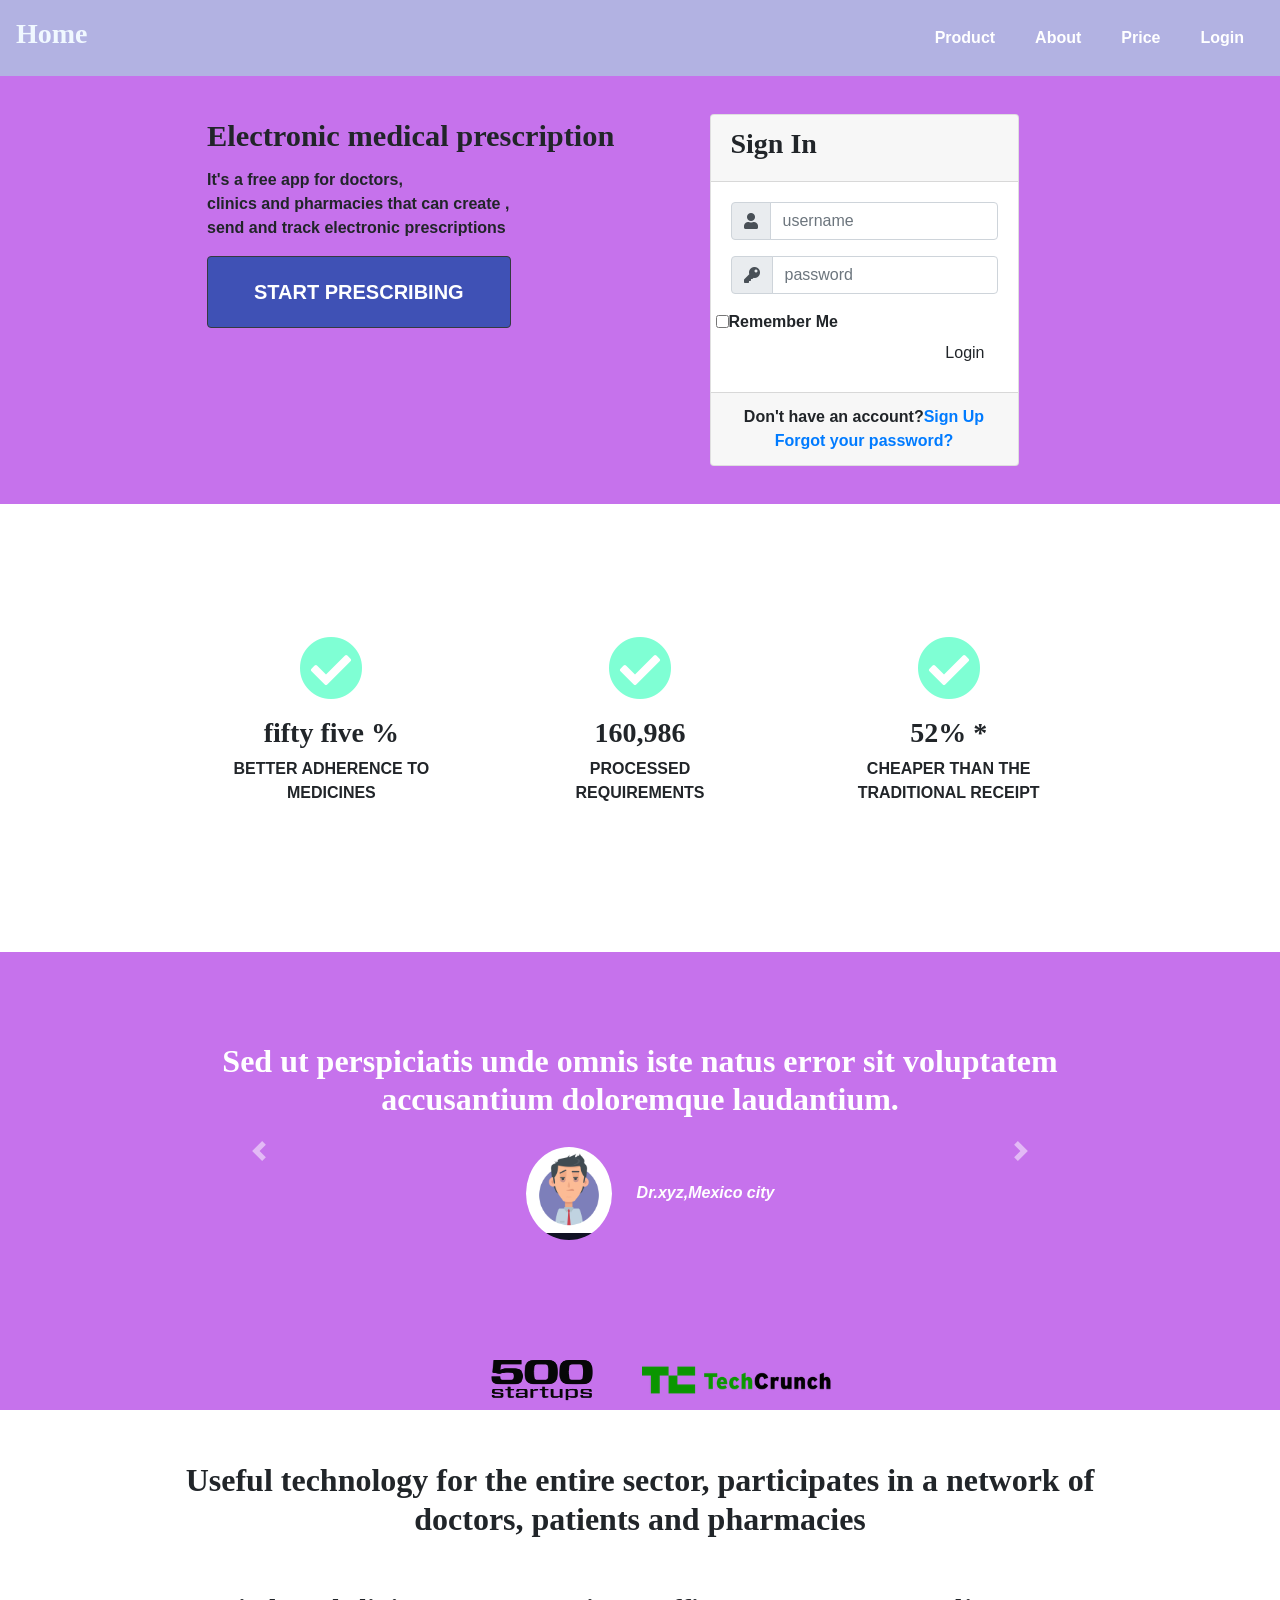
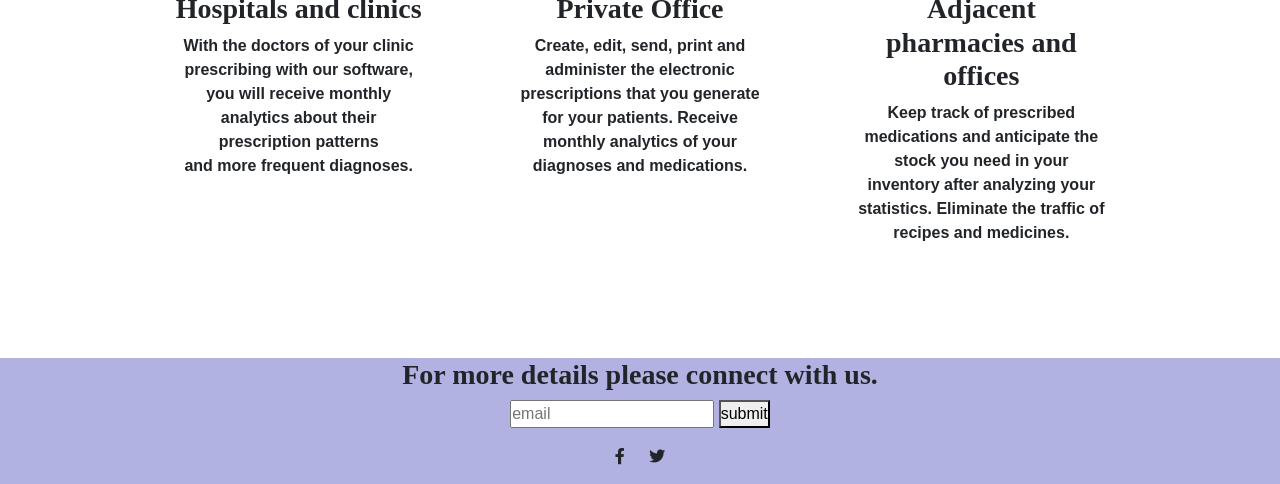
<file: index.html>
<!DOCTYPE html>
<html>
<head>
    <meta charset="utf-8">
    <meta name="viewport" content="width=device-width, initial-scale=1">
    <title>Landing page</title>
    <link rel="stylesheet" href="https://stackpath.bootstrapcdn.com/bootstrap/4.3.1/css/bootstrap.min.css" integrity="sha384-ggOyR0iXCbMQv3Xipma34MD+dH/1fQ784/j6cY/iJTQUOhcWr7x9JvoRxT2MZw1T" crossorigin="anonymous">
    <link rel="stylesheet" href="assets/css/styles.css">
    <!-- Google Fonts -->
    <link href="https://fonts.googleapis.com/css?family=Montserrat|Ubuntu" rel="stylesheet">
    <link rel="stylesheet" href="https://use.fontawesome.com/releases/v5.8.1/css/all.css" integrity="sha384-50oBUHEmvpQ+1lW4y57PTFmhCaXp0ML5d60M1M7uH2+nqUivzIebhndOJK28anvf" crossorigin="anonymous">
</head>
<body>

  <header>
     
      <nav  class=" navbar navbar-expand-lg navbar-light bg-light ">
        <div class="navlogo">
            <a class="logo" href=""> 
              <h3 style="color:aliceblue ; font-weight:bold">Home</h3>
            </a>
        </div>
         
          <button class="navbar-toggler" type="button" data-toggle="collapse" data-target="#navbarNavDropdown" aria-controls="navbarNavDropdown" aria-expanded="false" aria-label="Toggle navigation">
            <span class="navbar-toggler-icon"></span>
          </button>
         
          <div class="collapse navbar-collapse" id="navbarNavDropdown">
            <ul class="navbar-nav ml-auto ">
              

              <li class="nav-item ">
                  <a class="nav-link " href="#">  Product</a>
                </li>
              
              <li class="nav-item">
                <a class="nav-link" href="#"> About </a>
              </li>

              <li class="nav-item ">
                <a class="nav-link" href="#">Price</a>
              </li>
              
              <li class="nav-item ">
                  <a class="nav-link" href="#">Login</a>
                </li>
            </ul>
          </div>
        </nav>
        

  </header>

<section id="title">

<div class="container-fluid">
    <div class="row">

  <div class="col-lg-6">
    <h1>Electronic medical prescription</h1>

    <p>It's a free app for doctors, <br>
        clinics and pharmacies that can create ,<br>
         send and track electronic prescriptions</p>
   
    <button type="button" class="btn btn-dark btn-lg"> Start Prescribing</button>
  </div>
  
<!--login-->

<div class="col-lg-6" >
        <div class="d-flex justify-content-center h-100">
            <div class="card">
                <div class="card-header">
                    <h3>Sign In</h3>
                    
                </div>
                <div class="card-body">
                    <form>
                        <div class="input-group form-group">
                            <div class="input-group-prepend">
                                <span class="input-group-text"><i class="fas fa-user"></i></span>
                            </div>
                            <input type="text" class="form-control" placeholder="username">
                            
                        </div>
                        <div class="input-group form-group">
                            <div class="input-group-prepend">
                                <span class="input-group-text"><i class="fas fa-key"></i></span>
                            </div>
                            <input type="password" class="form-control" placeholder="password">
                        </div>
                        <div class="row align-items-center remember">
                            <input type="checkbox">Remember Me
                        </div>
                        <div class="form-group">
                            <input type="submit" value="Login" class="btn float-right login_btn">
                        </div>
                    </form>
                </div>
                <div class="card-footer">
                    <div class="d-flex justify-content-center links">
                        Don't have an account?<a href="#">Sign Up</a>
                    </div>
                    <div class="d-flex justify-content-center">
                        <a href="#">Forgot your password?</a>
                    </div>
                </div>
            </div>
        </div>
    </div>

</div>

</div>

<!--login ending-->

</section>


<!-- Features -->

<section id="features">
  <div class="row">
      <div class="feature-box col-lg-4">
          <i class="icon fas fa-check-circle fa-4x"></i>

          <h3>fifty five %</h3>
          <p>BETTER ADHERENCE TO MEDICINES</p>
          </div>
        
          <div class="feature-box col-lg-4">
              <i class="icon fas fa-check-circle fa-4x"></i>
              <h3>160,986</h3>
              <p>PROCESSED REQUIREMENTS</p>
          </div>
        <div class="feature-box col-lg-4">
            <i class="icon fas fa-check-circle fa-4x"></i>
          <h3>52% *</h3>
          <p>CHEAPER THAN THE TRADITIONAL RECEIPT</p>
        
          </div>
  </div>
  
</section>


<!-- Testimonials -->

<section class="colored-section" id="testimonials">

    <div id="testimonial-carousel" class="carousel slide" data-ride="false">
      <div class="carousel-inner">
        <div class="carousel-item active container-fluid">
          <h2 class="testimonial-text">Sed ut perspiciatis unde omnis iste natus error sit voluptatem accusantium doloremque laudantium.</h2>
          <img class="testimonial-image" src="assets/images/testimonial/doc1.jpg" alt="doc-pic">
          <em>Dr.xyz,Mexico city</em>
        </div>
        <div class="carousel-item container-fluid">
          <h2 class="testimonial-text">Sed ut perspiciatis unde omnis iste natus error sit voluptatem accusantium doloremque laudantium, totam rem aperiam.</h2>
          <img class="testimonial-image" src="assets/images/testimonial/doc2.jpg" alt="doc-pic">
          <em>Dr.bdbd, Maxico city</em>
        </div>
      </div>
      <a class="carousel-control-prev" href="#testimonial-carousel" role="button" data-slide="prev">
    <span class="carousel-control-prev-icon"></span>
      </a>
      <a class="carousel-control-next" href="#testimonial-carousel" role="button" data-slide="next">
    <span class="carousel-control-next-icon"></span>
      </a>
    </div>

  </section>

<!-- Press -->

<section id="press">
  <img class="press-logo"  src="assets/images/logo/500.png" alt="tc-logo" style="height:60px">
  <img class="press-logo" src="assets/images/logo/TechCrunch.png" alt="tnw-logo">
  

</section>


<!-- features -->

<section id="benifits">
<div class="container">
    
        
    <h2>Useful technology for the entire sector, participates in a network of doctors,
      patients and pharmacies</h2>
   
      <div class="row">
          <div class="benifit-box col-lg-4">
              <h3>Hospitals and clinics</h3>
  
              <p>With the doctors of your clinic prescribing with our software, you will receive monthly analytics about their prescription patterns <br>and more frequent diagnoses.</p>
              
            </div>
  
 
   <div class="benifit-box col-lg-4">
      <h3>Private Office</h3>
   
   <p>Create, edit, send, print and administer the electronic prescriptions that you generate for your patients. Receive monthly analytics of your diagnoses and medications.</p>
  
    </div>
  
 
   <div class="benifit-box col-lg-4">
      <h3>Adjacent pharmacies and offices</h3>
   
      <p>Keep track of prescribed medications and anticipate the stock you need in your inventory after analyzing your statistics. 
            Eliminate the traffic of recipes and medicines.</p>
      
    </div>
   
 </div>
</div>
  
</section>


<!-- Call to Action -->

<section id="cta">

  <h3>For more details please connect with us.</h3>
  <input type="email" placeholder="email" >
  <button type="button">submit</button>
  

</section>


<!-- Footer -->

<footer class="white-section" id="footer">
    <div class="container-fluid">
      <i class="social-icon fab fa-facebook-f"></i>
      <i class="social-icon fab fa-twitter"></i>
     
    </div>
  </footer>


  

<script src="https://code.jquery.com/jquery-3.3.1.slim.min.js" integrity="sha384-q8i/X+965DzO0rT7abK41JStQIAqVgRVzpbzo5smXKp4YfRvH+8abtTE1Pi6jizo" crossorigin="anonymous"></script>
<script src="https://cdnjs.cloudflare.com/ajax/libs/popper.js/1.14.7/umd/popper.min.js" integrity="sha384-UO2eT0CpHqdSJQ6hJty5KVphtPhzWj9WO1clHTMGa3JDZwrnQq4sF86dIHNDz0W1" crossorigin="anonymous"></script>
<script src="https://stackpath.bootstrapcdn.com/bootstrap/4.3.1/js/bootstrap.min.js" integrity="sha384-JjSmVgyd0p3pXB1rRibZUAYoIIy6OrQ6VrjIEaFf/nJGzIxFDsf4x0xIM+B07jRM" crossorigin="anonymous"></script>
</body>
</html>
</file>
<file: assets/css/styles.css>
* {
	margin: 0;
	padding: 0;
	box-sizing: border-box;
}

html {
	height: 100%;
}

body{
    
    background-size: cover;
    background-position: center;
    font-family: 'Roboto', sans-serif;
    font-weight: 900;

}

h1, h2, h3, h4, h5, h6 {
    font-family: "Montserrat-Bold";
    font-weight: bold;
  }

  

h1{
    font-size: 1.9rem;
    line-height: 1.5;
}

/*section id title  Styles start*/
#title{
    background-color:rgb(198, 114, 236);
    padding: 3% 15%;
    
}

button.btn.btn-dark.btn-lg {
    padding: 20px 46px;
    border-radius: 4px;
    text-transform: uppercase;
    font-weight: bold;
    text-align: center;
    background-color: #3f51b5;
    opacity: 1;
}


/*section title area style ending*/


/*section id feature Styles start*/

#features{
    margin: 7% 15%;

}

.feature-box{
    text-align: center; 
    padding: 4.5%;
}


.icon{
    color: aquamarine;
    margin-bottom: 1rem;
    
}

.icon:hover{
    color: blue;
}


/* section id feature style ending */

/* section testimonial starting point */

#testimonials {
    padding: 7% 15%;
    background-color: rgb(198, 114, 236);
    text-align: center;
    color: #fff;
  }
  
  /*.testimonial-text {
    font-size: 3rem;
    line-height: 1.5;
    padding: 4.5%;
  } */
  
  .testimonial-image {
    width: 10%;
    border-radius: 100%;
    margin: 20px;
  }
  
  
/* section testimonial ending point */

/* section press ending point */

  #press{
      background-color: rgb(198, 114, 236);
      text-align: center;
      
  }

  .press-logo {
    width: 15%;
    
  }

/* section press ending point */

/* section benifits starting point */

#benifits{
    text-align: center;
    margin: 4% 10%;
}
   
.benifit-box{
    text-align: center; 
    padding: 4.5%;
}


/* section benifits ending point */

/*section cta */
#cta{
    text-align: center;
    background-color:#b2b2e2;
}


/* Footer Section */
#footer{
    text-align: center;
    background-color:#b2b2e2;
}

.social-icon {
    margin: 20px 10px;
  }



/*navbar changes*/

.bg-light {
   
  /*  background: linear-gradient(90deg, rgba(2,0,36,1) 0%, rgba(9,9,121,1) 35%, rgba(0,212,255,1) 100%); */
  background-color:#b2b2e2!important;

}


.navbar-light .navbar-nav .nav-link {
    color: #fff;
    font-weight: 700;
    display: inline-block;
    padding: 20px;
    line-height: 1.25;
}
</file>
